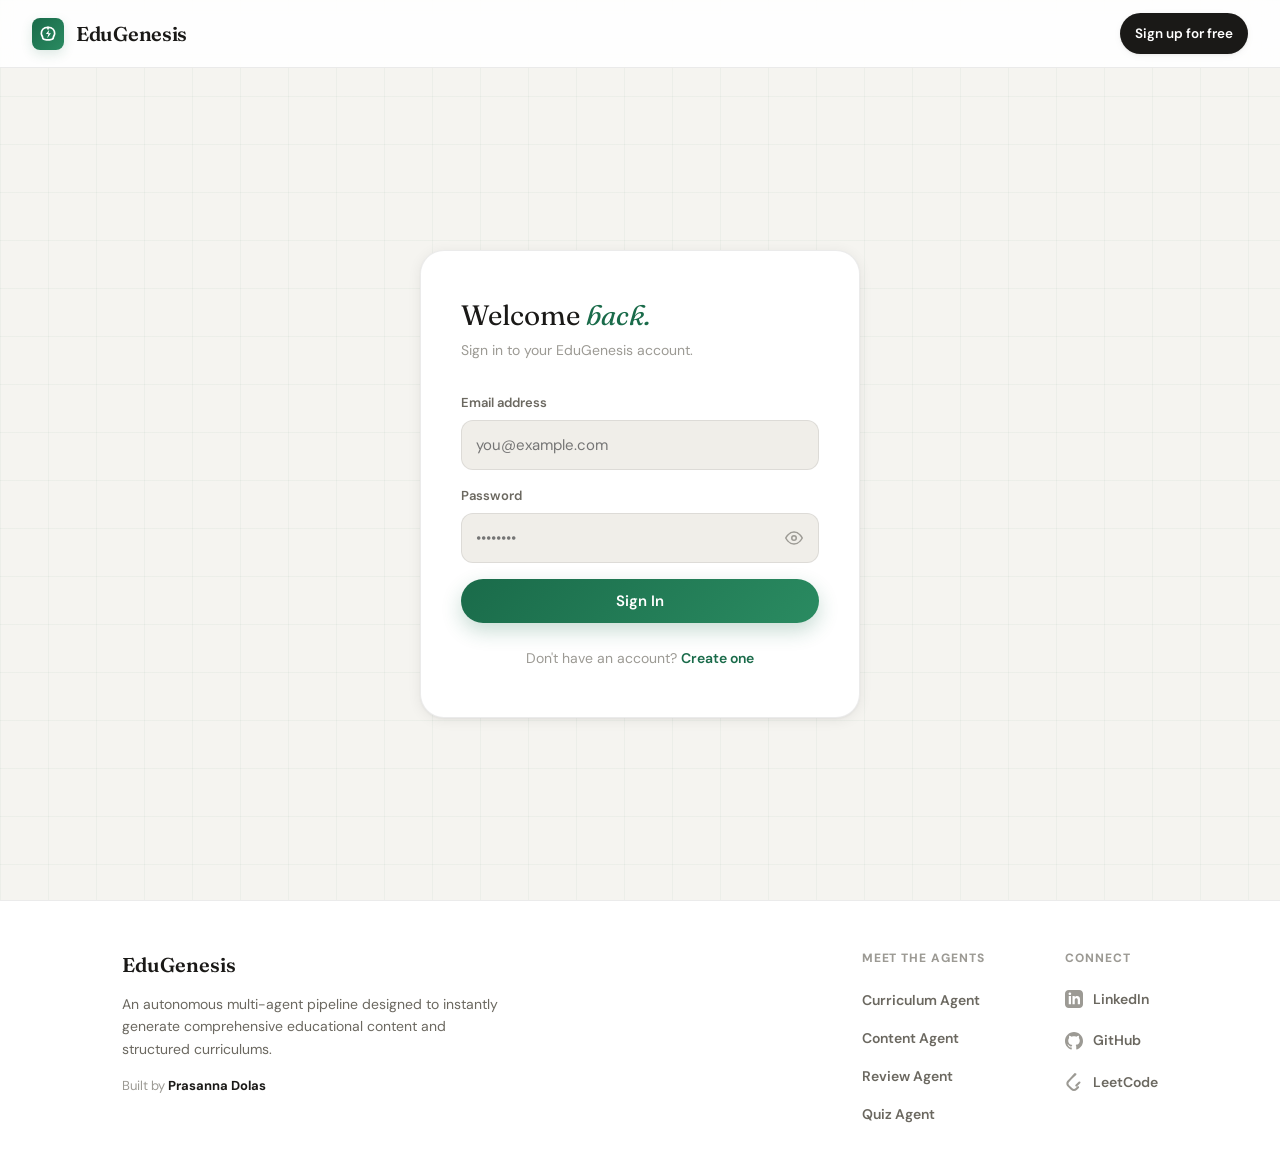
<file: static/login.html>
<!DOCTYPE html>
<html lang="en">
<head>
  <meta charset="UTF-8"/>
  <meta name="viewport" content="width=device-width, initial-scale=1.0"/>
  <title>EduGenesis — Sign In</title>
  <link rel="icon" type="image/svg+xml" href="data:image/svg+xml,<svg xmlns='http://www.w3.org/2000/svg' viewBox='0 0 24 24' fill='none' stroke='%231a6b4a' stroke-width='2.5' stroke-linecap='round' stroke-linejoin='round'><path d='M12 2L2 7l10 5 10-5-10-5zM2 17l10 5 10-5M2 12l10 5 10-5'/></svg>">
  <link rel="preconnect" href="https://fonts.googleapis.com"/>
  <link href="https://fonts.googleapis.com/css2?family=Fraunces:ital,wght@0,300;0,400;0,600;1,300&family=DM+Sans:wght@300;400;500;600;700&display=swap" rel="stylesheet"/>
  <link rel="stylesheet" href="/static/style.css">
  
  <style>
    body { background: var(--bg); }
    
    .auth-wrapper {
      display: flex;
      align-items: center;
      justify-content: center;
      min-height: calc(100vh - 68px); 
      padding: 40px 24px;
    }

    .auth-card {
      position: relative;
      z-index: 1;
      background: var(--surface);
      border: 1px solid var(--border);
      border-radius: var(--radius-xl);
      padding: 48px 40px;
      width: 100%;
      max-width: 440px;
      box-shadow: var(--shadow-card);
      animation: cardIn 0.5s cubic-bezier(0.22,1,0.36,1) both;
    }
    @keyframes cardIn {
      from { opacity: 0; transform: translateY(24px) scale(0.97); }
      to   { opacity: 1; transform: translateY(0) scale(1); }
    }

    .card-heading { font-family: var(--font-display); font-size: 28px; font-weight: 400; line-height: 1.2; margin-bottom: 6px; }
    .card-heading em { font-style: italic; color: var(--accent); }
    .card-sub { font-size: 14px; color: var(--text-muted); margin-bottom: 32px; }

    .field { margin-bottom: 16px; }
    .field label { display: block; font-size: 13px; font-weight: 600; color: var(--text-secondary); margin-bottom: 6px; }
    .field input {
      width: 100%; padding: 12px 14px; background: var(--surface2);
      border: 1px solid var(--border); border-radius: var(--radius-md);
      color: var(--text-primary); font-family: var(--font-body); font-size: 15px;
      outline: none; transition: all var(--transition);
    }
    .field input:focus { border-color: var(--accent); box-shadow: 0 0 0 3px var(--accent-light); }

    .banner {
      display: none; padding: 12px 14px; border-radius: var(--radius-md);
      font-size: 13px; margin-bottom: 20px; align-items: center; gap: 8px; font-weight: 500;
    }
    .banner.error  { display: flex; background: var(--danger-light); color: var(--danger); border: 1px solid rgba(180,35,24,0.16); }
    .banner.success{ display: flex; background: var(--success-light); color: var(--success); border: 1px solid rgba(21,127,82,0.2); }

    .submit-btn {
      width: 100%; padding: 14px; background: linear-gradient(135deg, var(--accent), #2a8b61);
      color: #fff; border: none; border-radius: var(--radius-full);
      font-family: var(--font-body); font-size: 15px; font-weight: 600;
      cursor: pointer; transition: all var(--transition); margin-top: 8px;
    }
    .submit-btn:hover:not(:disabled) { box-shadow: 0 8px 20px rgba(26,107,74,0.24); transform: translateY(-1px); }
    .submit-btn:disabled { opacity: 0.6; cursor: not-allowed; }
    
    .spinner {
      display: none; width: 16px; height: 16px; border: 2px solid rgba(255,255,255,0.3);
      border-top-color: #fff; border-radius: 50%; animation: spin 0.7s linear infinite;
      vertical-align: middle; margin-right: 6px;
    }
    .submit-btn.loading .spinner { display: inline-block; }
    @keyframes spin { to { transform: rotate(360deg); } }

    .card-footer { text-align: center; font-size: 14px; color: var(--text-muted); margin-top: 24px; }
    .card-footer a { color: var(--accent); text-decoration: none; font-weight: 600; transition: color var(--transition); }
    .card-footer a:hover { color: #114a33; }

    /* Password Toggle Styles */
    .password-wrapper {
      position: relative;
      display: flex;
      align-items: center;
    }
    
    .password-wrapper input {
      padding-right: 40px; 
    }
    
    .password-toggle {
      position: absolute;
      right: 12px;
      background: none;
      border: none;
      color: var(--text-muted);
      cursor: pointer;
      display: flex;
      align-items: center;
      justify-content: center;
      padding: 4px;
      transition: color var(--transition);
      outline: none;
    }
    
    .password-toggle:hover, .password-toggle:focus {
      color: var(--accent); 
    }
  </style>
</head>
<body>

<div class="app">
  <main class="main">
    
    <div class="topbar">
      <div class="topbar-left" style="cursor: pointer;" onclick="window.location.href='/'">
        <div class="brand-icon">
         <svg viewBox="0 0 24 24" width="20" height="20" fill="none" stroke="currentColor" stroke-width="2" stroke-linecap="round" stroke-linejoin="round">
            <path d="M12 4 C 6 4 4 8 4 11.5 C 4 13.5 5.5 14.5 5.5 16 C 5.5 18 7.5 19 10 19 L 14 19 C 16.5 19 18.5 18 18.5 16 C 18.5 14.5 20 13.5 20 11.5 C 20 8 18 4 12 4 Z" />
            <path d="M12 4 V 6" />
            <path d="M13.5 7 L 9.5 12 H 12.5 L 11 17 L 15.5 11 H 12.5 Z" fill="currentColor" stroke="none" />
          </svg>
        </div>
        <span class="topbar-title">EduGenesis</span>
      </div>

      <div class="topbar-actions">
        <button class="btn btn-primary" onclick="window.location.href='/register'">Sign up for free</button>
      </div>
    </div>

    <div class="auth-wrapper">
      <div class="auth-card">
        <h1 class="card-heading">Welcome <em>back.</em></h1>
        <p class="card-sub">Sign in to your EduGenesis account.</p>

        <div class="banner" id="banner">
          <svg viewBox="0 0 20 20" fill="currentColor" width="16" height="16">
            <path fill-rule="evenodd" d="M18 10a8 8 0 11-16 0 8 8 0 0116 0zm-7 4a1 1 0 11-2 0 1 1 0 012 0zm-1-9a1 1 0 00-1 1v4a1 1 0 102 0V6a1 1 0 00-1-1z" clip-rule="evenodd"/>
          </svg>
          <span id="banner-msg"></span>
        </div>

        <div class="field">
          <label for="login-email">Email address</label>
          <input type="email" id="login-email" placeholder="you@example.com" autocomplete="email"/>
        </div>
       <div class="field">
          <label for="login-password">Password</label>
          <div class="password-wrapper">
            <input type="password" id="login-password" placeholder="••••••••" autocomplete="current-password"/>
            <button type="button" class="password-toggle" onclick="togglePasswordVisibility()" aria-label="Toggle password visibility" tabindex="-1">
              <svg id="eye-icon" viewBox="0 0 24 24" width="18" height="18" fill="none" stroke="currentColor" stroke-width="2" stroke-linecap="round" stroke-linejoin="round">
                <path d="M1 12s4-8 11-8 11 8 11 8-4 8-11 8-11-8-11-8z"></path>
                <circle cx="12" cy="12" r="3"></circle>
              </svg>
            </button>
          </div>
        </div>
        
        <button class="submit-btn" id="login-btn" onclick="handleLogin()">
          <span class="spinner"></span>
          <span class="btn-text">Sign In</span>
        </button>

        <div class="card-footer">
          Don't have an account? <a href="/register">Create one</a>
        </div>
      </div>
    </div>

    <footer class="app-footer">
      <div class="footer-container">
        
        <div class="footer-col">
          <div class="footer-brand">EduGenesis</div>
          <p class="footer-desc">An autonomous multi-agent pipeline designed to instantly generate comprehensive educational content and structured curriculums.</p>
          <div class="footer-credit">Built by <strong>Prasanna Dolas</strong></div>
        </div>

        <div class="footer-col">
          <h3 class="footer-heading">Meet the Agents</h3>
          <ul class="footer-list">
            <li><button class="footer-link" onclick="window.location.href='/'">Curriculum Agent</button></li>
            <li><button class="footer-link" onclick="window.location.href='/'">Content Agent</button></li>
            <li><button class="footer-link" onclick="window.location.href='/'">Review Agent</button></li>
            <li><button class="footer-link" onclick="window.location.href='/'">Quiz Agent</button></li>
          </ul>
        </div>

        <div class="footer-col">
          <h3 class="footer-heading">Connect</h3>
          <ul class="footer-list">
            <li>
              <a href="https://www.linkedin.com/in/prasanna-dolas-b872aa328/" class="footer-link" target="_blank" rel="noopener">
                <svg viewBox="0 0 24 24" width="18" height="18" fill="currentColor"><path d="M19 0h-14c-2.761 0-5 2.239-5 5v14c0 2.761 2.239 5 5 5h14c2.762 0 5-2.239 5-5v-14c0-2.761-2.238-5-5-5zm-11 19h-3v-11h3v11zm-1.5-12.268c-.966 0-1.75-.79-1.75-1.764s.784-1.764 1.75-1.764 1.75.79 1.75 1.764-.783 1.764-1.75 1.764zm13.5 12.268h-3v-5.604c0-3.368-4-3.113-4 0v5.604h-3v-11h3v1.765c1.396-2.586 7-2.777 7 2.476v6.759z"/></svg>
                LinkedIn
              </a>
            </li>
            <li>
              <a href="https://github.com/prasannadolas" class="footer-link" target="_blank" rel="noopener">
                <svg viewBox="0 0 24 24" width="18" height="18" fill="currentColor"><path d="M12 0c-6.626 0-12 5.373-12 12 0 5.302 3.438 9.8 8.207 11.387.599.111.793-.261.793-.577v-2.234c-3.338.726-4.033-1.416-4.033-1.416-.546-1.387-1.333-1.756-1.333-1.756-1.089-.745.083-.729.083-.729 1.205.084 1.839 1.237 1.839 1.237 1.07 1.834 2.807 1.304 3.492.997.107-.775.418-1.305.762-1.604-2.665-.305-5.467-1.334-5.467-5.931 0-1.311.469-2.381 1.236-3.221-.124-.303-.535-1.524.117-3.176 0 0 1.008-.322 3.301 1.23.957-.266 1.983-.399 3.003-.404 1.02.005 2.047.138 3.006.404 2.291-1.552 3.297-1.23 3.297-1.23.653 1.653.242 2.874.118 3.176.77.84 1.235 1.911 1.235 3.221 0 4.609-2.807 5.624-5.479 5.921.43.372.823 1.102.823 2.222v3.293c0 .319.192.694.801.576 4.765-1.589 8.199-6.086 8.199-11.386 0-6.627-5.373-12-12-12z"/></svg>
                GitHub
              </a>
            </li>
            <li>
              <a href="https://leetcode.com/u/prasannadolas/" class="footer-link" target="_blank" rel="noopener">
                <svg viewBox="0 0 24 24" width="18" height="18" fill="currentColor"><path d="M13.483 0a1.374 1.374 0 0 0-.961.438L7.116 6.226l-3.854 4.126a5.266 5.266 0 0 0-1.209 2.104 5.35 5.35 0 0 0-.125.513 5.527 5.527 0 0 0 .062 2.362 5.83 5.83 0 0 0 .349 1.017 5.939 5.939 0 0 0 1.271 1.818l4.277 4.193.039.038c2.248 2.165 5.852 2.133 8.063-.074l2.396-2.392c.54-.54.54-1.414.003-1.955a1.378 1.378 0 0 0-1.951-.003l-2.396 2.392a3.021 3.021 0 0 1-4.205.038l-.02-.019-4.276-4.193c-.652-.64-.972-1.469-.948-2.263a2.68 2.68 0 0 1 .066-.523 2.545 2.545 0 0 1 .619-1.164L9.13 8.114l5.7-5.541a1.377 1.377 0 0 0-.03-1.957 1.373 1.373 0 0 0-1.317-.178zm5.72 11.232a1.374 1.374 0 0 0-.961.438l-4.102 4.103a1.377 1.377 0 0 0 0 1.952 1.377 1.377 0 0 0 1.951 0l4.102-4.103a1.377 1.377 0 0 0 0-1.952 1.374 1.374 0 0 0-.99-.438z"/></svg>
                LeetCode
              </a>
            </li>
          </ul>    
        </div>
        
      </div>
    </footer>
  </main>
</div>

<script>
const API = "https://ai-course-creator-no1b.onrender.com"; 

function showBanner(msg, type = "error") {
  const el = document.getElementById("banner");
  el.className = `banner ${type}`;
  document.getElementById("banner-msg").textContent = msg;
}
function hideBanner() { document.getElementById("banner").className = "banner"; }
function setLoading(loading) {
  const btn = document.getElementById("login-btn");
  btn.disabled = loading;
  btn.classList.toggle("loading", loading);
}

async function handleLogin() {
  hideBanner();
  const email    = document.getElementById("login-email").value.trim();
  const password = document.getElementById("login-password").value;

  if (!email || !password) {
    showBanner("Please fill in all fields.");
    return;
  }

  setLoading(true);
  try {
    const res  = await fetch(`${API}/auth/login`, {
      method: "POST",
      headers: { "Content-Type": "application/json" },
      body: JSON.stringify({ email, password })
    });
    const data = await res.json();

    if (!data.ok) {
      showBanner(data.error || "Login failed.");
      return;
    }

    localStorage.setItem("orchestrai_token", data.token);
    localStorage.setItem("orchestrai_user",  JSON.stringify(data.user));

    showBanner("Signed in! Redirecting…", "success");
    setTimeout(() => { window.location.href = "/"; }, 800);

  } catch (e) {
    showBanner("Network error — is the server running?");
  } finally {
    setLoading(false);
  }
}

if (localStorage.getItem("orchestrai_token")) {
    window.location.href = "/";
}

document.addEventListener("keydown", e => {
  if (e.key === "Enter") handleLogin();
});


function togglePasswordVisibility() {
  const input = document.getElementById("login-password");
  const icon = document.getElementById("eye-icon");

  if (input.type === "password") {
    input.type = "text";

    icon.innerHTML = `
      <path d="M17.94 17.94A10.07 10.07 0 0 1 12 20c-7 0-11-8-11-8a18.45 18.45 0 0 1 5.06-5.94M9.9 4.24A9.12 9.12 0 0 1 12 4c7 0 11 8 11 8a18.5 18.5 0 0 1-2.16 3.19m-6.72-1.07a3 3 0 1 1-4.24-4.24"></path>
      <line x1="1" y1="1" x2="23" y2="23"></line>
    `;
  } else {
    input.type = "password";

    icon.innerHTML = `
      <path d="M1 12s4-8 11-8 11 8 11 8-4 8-11 8-11-8-11-8z"></path>
      <circle cx="12" cy="12" r="3"></circle>
    `;
  }
}
</script>
</body>
</html>
</file>
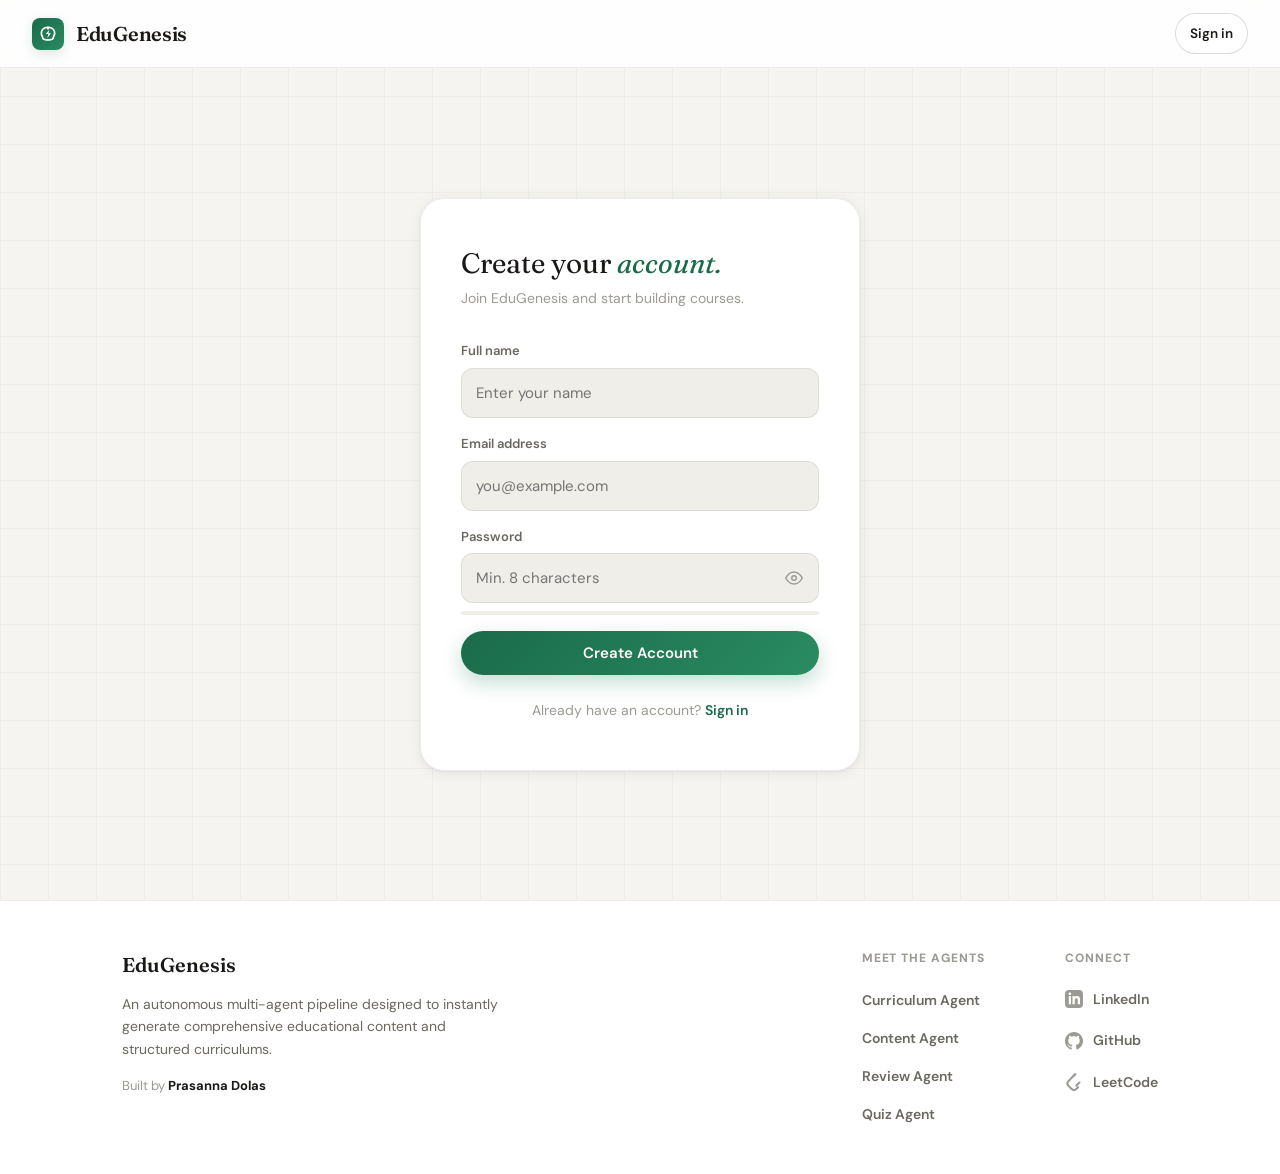
<file: static/register.html>
<!DOCTYPE html>
<html lang="en">
<head>
  <meta charset="UTF-8"/>
  <meta name="viewport" content="width=device-width, initial-scale=1.0"/>
  <title>EduGenesis — Create Account</title>
  <link rel="icon" type="image/svg+xml" href="data:image/svg+xml,<svg xmlns='http://www.w3.org/2000/svg' viewBox='0 0 24 24' fill='none' stroke='%231a6b4a' stroke-width='2.5' stroke-linecap='round' stroke-linejoin='round'><path d='M12 2L2 7l10 5 10-5-10-5zM2 17l10 5 10-5M2 12l10 5 10-5'/></svg>">
  <link rel="preconnect" href="https://fonts.googleapis.com"/>
  <link href="https://fonts.googleapis.com/css2?family=Fraunces:ital,wght@0,300;0,400;0,600;1,300&family=DM+Sans:wght@300;400;500;600;700&display=swap" rel="stylesheet"/>
  <link rel="stylesheet" href="/static/style.css">
  
  <style>
    body { background: var(--bg); }
    
    .auth-wrapper {
      display: flex;
      align-items: center;
      justify-content: center;
      min-height: calc(100vh - 68px); 
      padding: 40px 24px;
    }
    
    .auth-card {
      position: relative;
      z-index: 1;
      background: var(--surface);
      border: 1px solid var(--border);
      border-radius: var(--radius-xl);
      padding: 48px 40px;
      width: 100%;
      max-width: 440px;
      box-shadow: var(--shadow-card);
      animation: cardIn 0.5s cubic-bezier(0.22,1,0.36,1) both;
    }
    @keyframes cardIn {
      from { opacity: 0; transform: translateY(24px) scale(0.97); }
      to   { opacity: 1; transform: translateY(0) scale(1); }
    }

    .card-heading { font-family: var(--font-display); font-size: 28px; font-weight: 400; line-height: 1.2; margin-bottom: 6px; }
    .card-heading em { font-style: italic; color: var(--accent); }
    .card-sub { font-size: 14px; color: var(--text-muted); margin-bottom: 32px; }

    .field { margin-bottom: 16px; }
    .field label { display: block; font-size: 13px; font-weight: 600; color: var(--text-secondary); margin-bottom: 6px; }
    .field input {
      width: 100%; padding: 12px 14px; background: var(--surface2);
      border: 1px solid var(--border); border-radius: var(--radius-md);
      color: var(--text-primary); font-family: var(--font-body); font-size: 15px;
      outline: none; transition: all var(--transition);
    }
    .field input:focus { border-color: var(--accent); box-shadow: 0 0 0 3px var(--accent-light); }

    /* Password strength */
    .strength-bar { height: 4px; background: var(--surface2); border-radius: 2px; margin-top: 8px; overflow: hidden; }
    .strength-fill { height: 100%; border-radius: 2px; width: 0%; transition: all 0.3s ease; }
    .strength-label { font-size: 12px; font-weight: 600; margin-top: 6px; }

    .banner {
      display: none; padding: 12px 14px; border-radius: var(--radius-md);
      font-size: 13px; margin-bottom: 20px; align-items: center; gap: 8px; font-weight: 500;
    }
    .banner.error  { display: flex; background: var(--danger-light); color: var(--danger); border: 1px solid rgba(180,35,24,0.16); }
    .banner.success{ display: flex; background: var(--success-light); color: var(--success); border: 1px solid rgba(21,127,82,0.2); }

    .submit-btn {
      width: 100%; padding: 14px; background: linear-gradient(135deg, var(--accent), #2a8b61);
      color: #fff; border: none; border-radius: var(--radius-full);
      font-family: var(--font-body); font-size: 15px; font-weight: 600;
      cursor: pointer; transition: all var(--transition); margin-top: 8px;
    }
    .submit-btn:hover:not(:disabled) { box-shadow: 0 8px 20px rgba(26,107,74,0.24); transform: translateY(-1px); }
    .submit-btn:disabled { opacity: 0.6; cursor: not-allowed; }
    
    .spinner {
      display: none; width: 16px; height: 16px; border: 2px solid rgba(255,255,255,0.3);
      border-top-color: #fff; border-radius: 50%; animation: spin 0.7s linear infinite;
      vertical-align: middle; margin-right: 6px;
    }
    .submit-btn.loading .spinner { display: inline-block; }
    @keyframes spin { to { transform: rotate(360deg); } }

    .card-footer { text-align: center; font-size: 14px; color: var(--text-muted); margin-top: 24px; }
    .card-footer a { color: var(--accent); text-decoration: none; font-weight: 600; transition: color var(--transition); }
    .card-footer a:hover { color: #114a33; }

    /* Password Toggle Styles */
    .password-wrapper {
      position: relative;
      display: flex;
      align-items: center;
    }
    
    .password-wrapper input {
      padding-right: 40px;
    }
    
    .password-toggle {
      position: absolute;
      right: 12px;
      background: none;
      border: none;
      color: var(--text-muted);
      cursor: pointer;
      display: flex;
      align-items: center;
      justify-content: center;
      padding: 4px;
      transition: color var(--transition);
      outline: none;
    }
    
    .password-toggle:hover, .password-toggle:focus {
      color: var(--accent); 
    }

  </style>
</head>
<body>

<div class="app">
  <main class="main">
    
    <div class="topbar">
      <div class="topbar-left" style="cursor: pointer;" onclick="window.location.href='/'">
        <div class="brand-icon">
         <svg viewBox="0 0 24 24" width="20" height="20" fill="none" stroke="currentColor" stroke-width="2" stroke-linecap="round" stroke-linejoin="round">
            <path d="M12 4 C 6 4 4 8 4 11.5 C 4 13.5 5.5 14.5 5.5 16 C 5.5 18 7.5 19 10 19 L 14 19 C 16.5 19 18.5 18 18.5 16 C 18.5 14.5 20 13.5 20 11.5 C 20 8 18 4 12 4 Z" />
            <path d="M12 4 V 6" />
            <path d="M13.5 7 L 9.5 12 H 12.5 L 11 17 L 15.5 11 H 12.5 Z" fill="currentColor" stroke="none" />
          </svg>
        </div>
        <span class="topbar-title">EduGenesis</span>
      </div>

      <div class="topbar-actions">
        <button class="btn btn-secondary" onclick="window.location.href='/login'">Sign in</button>
      </div>
    </div>

    <div class="auth-wrapper">
      <div class="auth-card">
        <h1 class="card-heading">Create your <em>account.</em></h1>
        <p class="card-sub">Join EduGenesis and start building courses.</p>

        <div class="banner" id="banner">
          <svg viewBox="0 0 20 20" fill="currentColor" width="16" height="16">
            <path fill-rule="evenodd" d="M18 10a8 8 0 11-16 0 8 8 0 0116 0zm-7 4a1 1 0 11-2 0 1 1 0 012 0zm-1-9a1 1 0 00-1 1v4a1 1 0 102 0V6a1 1 0 00-1-1z" clip-rule="evenodd"/>
          </svg>
          <span id="banner-msg"></span>
        </div>

        <div class="field">
          <label for="reg-name">Full name</label>
          <input type="text" id="reg-name" placeholder="Enter your name" autocomplete="name"/>
        </div>
        <div class="field">
          <label for="reg-email">Email address</label>
          <input type="email" id="reg-email" placeholder="you@example.com" autocomplete="email"/>
        </div>
        <div class="field">
          <label for="reg-password">Password</label>
          <div class="password-wrapper">
            <input type="password" id="reg-password" placeholder="Min. 8 characters" autocomplete="new-password" oninput="updateStrength(this.value)"/>
            <button type="button" class="password-toggle" onclick="togglePasswordVisibility()" aria-label="Toggle password visibility" tabindex="-1">
              <svg id="eye-icon" viewBox="0 0 24 24" width="18" height="18" fill="none" stroke="currentColor" stroke-width="2" stroke-linecap="round" stroke-linejoin="round">
                <path d="M1 12s4-8 11-8 11 8 11 8-4 8-11 8-11-8-11-8z"></path>
                <circle cx="12" cy="12" r="3"></circle>
              </svg>
            </button>
          </div>
          <div class="strength-bar"><div class="strength-fill" id="strength-fill"></div></div>
          <div class="strength-label" id="strength-label"></div>
        </div>
        
        <button class="submit-btn" id="register-btn" onclick="handleRegister()">
          <span class="spinner"></span>
          <span class="btn-text">Create Account</span>
        </button>

        <div class="card-footer">
          Already have an account? <a href="/login">Sign in</a>
        </div>
      </div>
    </div>

    <footer class="app-footer">
      <div class="footer-container">
        
        <div class="footer-col">
          <div class="footer-brand">EduGenesis</div>
          <p class="footer-desc">An autonomous multi-agent pipeline designed to instantly generate comprehensive educational content and structured curriculums.</p>
          <div class="footer-credit">Built by <strong>Prasanna Dolas</strong></div>
        </div>

        <div class="footer-col">
          <h3 class="footer-heading">Meet the Agents</h3>
          <ul class="footer-list">
            <li><button class="footer-link" onclick="window.location.href='/'">Curriculum Agent</button></li>
            <li><button class="footer-link" onclick="window.location.href='/'">Content Agent</button></li>
            <li><button class="footer-link" onclick="window.location.href='/'">Review Agent</button></li>
            <li><button class="footer-link" onclick="window.location.href='/'">Quiz Agent</button></li>
          </ul>
        </div>

        <div class="footer-col">
          <h3 class="footer-heading">Connect</h3>
          <ul class="footer-list">
            <li>
              <a href="https://www.linkedin.com/in/prasanna-dolas-b872aa328/" class="footer-link" target="_blank" rel="noopener">
                <svg viewBox="0 0 24 24" width="18" height="18" fill="currentColor"><path d="M19 0h-14c-2.761 0-5 2.239-5 5v14c0 2.761 2.239 5 5 5h14c2.762 0 5-2.239 5-5v-14c0-2.761-2.238-5-5-5zm-11 19h-3v-11h3v11zm-1.5-12.268c-.966 0-1.75-.79-1.75-1.764s.784-1.764 1.75-1.764 1.75.79 1.75 1.764-.783 1.764-1.75 1.764zm13.5 12.268h-3v-5.604c0-3.368-4-3.113-4 0v5.604h-3v-11h3v1.765c1.396-2.586 7-2.777 7 2.476v6.759z"/></svg>
                LinkedIn
              </a>
            </li>
            <li>
              <a href="https://github.com/prasannadolas" class="footer-link" target="_blank" rel="noopener">
                <svg viewBox="0 0 24 24" width="18" height="18" fill="currentColor"><path d="M12 0c-6.626 0-12 5.373-12 12 0 5.302 3.438 9.8 8.207 11.387.599.111.793-.261.793-.577v-2.234c-3.338.726-4.033-1.416-4.033-1.416-.546-1.387-1.333-1.756-1.333-1.756-1.089-.745.083-.729.083-.729 1.205.084 1.839 1.237 1.839 1.237 1.07 1.834 2.807 1.304 3.492.997.107-.775.418-1.305.762-1.604-2.665-.305-5.467-1.334-5.467-5.931 0-1.311.469-2.381 1.236-3.221-.124-.303-.535-1.524.117-3.176 0 0 1.008-.322 3.301 1.23.957-.266 1.983-.399 3.003-.404 1.02.005 2.047.138 3.006.404 2.291-1.552 3.297-1.23 3.297-1.23.653 1.653.242 2.874.118 3.176.77.84 1.235 1.911 1.235 3.221 0 4.609-2.807 5.624-5.479 5.921.43.372.823 1.102.823 2.222v3.293c0 .319.192.694.801.576 4.765-1.589 8.199-6.086 8.199-11.386 0-6.627-5.373-12-12-12z"/></svg>
                GitHub
              </a>
            </li>
            <li>
              <a href="https://leetcode.com/u/prasannadolas/" class="footer-link" target="_blank" rel="noopener">
                <svg viewBox="0 0 24 24" width="18" height="18" fill="currentColor"><path d="M13.483 0a1.374 1.374 0 0 0-.961.438L7.116 6.226l-3.854 4.126a5.266 5.266 0 0 0-1.209 2.104 5.35 5.35 0 0 0-.125.513 5.527 5.527 0 0 0 .062 2.362 5.83 5.83 0 0 0 .349 1.017 5.939 5.939 0 0 0 1.271 1.818l4.277 4.193.039.038c2.248 2.165 5.852 2.133 8.063-.074l2.396-2.392c.54-.54.54-1.414.003-1.955a1.378 1.378 0 0 0-1.951-.003l-2.396 2.392a3.021 3.021 0 0 1-4.205.038l-.02-.019-4.276-4.193c-.652-.64-.972-1.469-.948-2.263a2.68 2.68 0 0 1 .066-.523 2.545 2.545 0 0 1 .619-1.164L9.13 8.114l5.7-5.541a1.377 1.377 0 0 0-.03-1.957 1.373 1.373 0 0 0-1.317-.178zm5.72 11.232a1.374 1.374 0 0 0-.961.438l-4.102 4.103a1.377 1.377 0 0 0 0 1.952 1.377 1.377 0 0 0 1.951 0l4.102-4.103a1.377 1.377 0 0 0 0-1.952 1.374 1.374 0 0 0-.99-.438z"/></svg>
                LeetCode
              </a>
            </li>
          </ul>    
        </div>
        
      </div>
    </footer>
  </main>
</div>

<script>
const API = "https://ai-course-creator-no1b.onrender.com"; 

function showBanner(msg, type = "error") {
  const el = document.getElementById("banner");
  el.className = `banner ${type}`;
  document.getElementById("banner-msg").textContent = msg;
}
function hideBanner() { document.getElementById("banner").className = "banner"; }
function setLoading(loading) {
  const btn = document.getElementById("register-btn");
  btn.disabled = loading;
  btn.classList.toggle("loading", loading);
}

function updateStrength(val) {
  const fill = document.getElementById("strength-fill");
  const label = document.getElementById("strength-label");
  let score = 0;
  if (val.length >= 8) score++;
  if (/[A-Z]/.test(val)) score++;
  if (/[0-9]/.test(val)) score++;
  if (/[^A-Za-z0-9]/.test(val)) score++;

  const levels = [
    { pct: "0%",   color: "var(--surface2)", text: "" },
    { pct: "25%",  color: "var(--danger)",   text: "Weak" },
    { pct: "50%",  color: "var(--warn)",     text: "Fair" },
    { pct: "75%",  color: "var(--success)",  text: "Good" },
    { pct: "100%", color: "var(--accent)",   text: "Strong ✓" },
  ];
  const lvl = levels[score] || levels[0];
  fill.style.width = lvl.pct;
  fill.style.background = lvl.color;
  label.textContent = lvl.text;
  label.style.color = lvl.color;
}

async function handleRegister() {
  hideBanner();
  const full_name = document.getElementById("reg-name").value.trim();
  const email     = document.getElementById("reg-email").value.trim();
  const password  = document.getElementById("reg-password").value;

  if (!full_name || !email || !password) {
    showBanner("Please fill in all fields.");
    return;
  }

  setLoading(true);
  try {
    const res  = await fetch(`${API}/auth/register`, {
      method: "POST",
      headers: { "Content-Type": "application/json" },
      body: JSON.stringify({ full_name, email, password })
    });
    const data = await res.json();

    if (!data.ok) {
      showBanner(data.error || "Registration failed.");
      return;
    }

    showBanner("Account created! Signing you in…", "success");

    setTimeout(async () => {
      const lRes  = await fetch(`${API}/auth/login`, {
        method: "POST",
        headers: { "Content-Type": "application/json" },
        body: JSON.stringify({ email, password })
      });
      const lData = await lRes.json();
      if (lData.ok) {
        localStorage.setItem("orchestrai_token", lData.token);
        localStorage.setItem("orchestrai_user",  JSON.stringify(lData.user));
        window.location.href = "/";
      }
    }, 1000);

  } catch (e) {
    showBanner("Network error — is the server running?");
  } finally {
    setLoading(false);
  }
}

if (localStorage.getItem("orchestrai_token")) {
    window.location.href = "/";
}

document.addEventListener("keydown", e => {
  if (e.key === "Enter") handleRegister();
});


function togglePasswordVisibility() {
  const input = document.getElementById("reg-password");
  const icon = document.getElementById("eye-icon");

  if (input.type === "password") {
    input.type = "text";
    icon.innerHTML = `
      <path d="M17.94 17.94A10.07 10.07 0 0 1 12 20c-7 0-11-8-11-8a18.45 18.45 0 0 1 5.06-5.94M9.9 4.24A9.12 9.12 0 0 1 12 4c7 0 11 8 11 8a18.5 18.5 0 0 1-2.16 3.19m-6.72-1.07a3 3 0 1 1-4.24-4.24"></path>
      <line x1="1" y1="1" x2="23" y2="23"></line>
    `;
  } else {
    input.type = "password";
    icon.innerHTML = `
      <path d="M1 12s4-8 11-8 11 8 11 8-4 8-11 8-11-8-11-8z"></path>
      <circle cx="12" cy="12" r="3"></circle>
    `;
  }
}
</script>
</body>
</html>
</file>
<file: static/style.css>
:root {
  --bg: #f5f4f0;
  --surface: #ffffff;
  --surface2: #f0eee9;
  --surface3: #ebe8e1;
  --border: rgba(0,0,0,0.08);
  --border-strong: rgba(0,0,0,0.14);
  --text-primary: #1a1917;
  --text-secondary: #6b6860;
  --text-muted: #9c9a94;
  --accent: #1a6b4a;
  --accent-light: #e8f4ee;
  --accent2: #7c5cbf;
  --accent2-light: #f0ebfb;
  --warn: #c86b1a;
  --warn-light: #fbf0e8;
  --danger: #b42318;
  --danger-light: #fdecec;
  --success: #157f52;
  --success-light: #e8f7ef;
  --radius-sm: 8px;
  --radius-md: 12px;
  --radius-lg: 18px;
  --radius-xl: 24px;
  --radius-full: 999px;
  --shadow: 0 1px 3px rgba(0,0,0,0.06), 0 2px 8px rgba(0,0,0,0.04);
  --shadow-card: 0 2px 14px rgba(0,0,0,0.07), 0 1px 3px rgba(0,0,0,0.05);
  --font-display: 'Fraunces', Georgia, serif;
  --font-body: 'DM Sans', system-ui, sans-serif;
  --transition: 0.2s cubic-bezier(0.4, 0, 0.2, 1);
}

*, *::before, *::after { box-sizing: border-box; margin: 0; padding: 0; }

body {
  font-family: var(--font-body);
  background: var(--bg); /* Cleaned up to match the login page */
  color: var(--text-primary);
  min-height: 100vh;
  font-size: 15px;
  line-height: 1.6;
  -webkit-font-smoothing: antialiased;
}

/* ── Animated background grid ──────────────────────────────── */
body::before {
  content: '';
  position: fixed;
  inset: 0;
  background-image:
    linear-gradient(rgba(26,107,74,0.04) 1px, transparent 1px),
    linear-gradient(90deg, rgba(26,107,74,0.04) 1px, transparent 1px);
  background-size: 48px 48px;
  animation: gridDrift 20s linear infinite;
  pointer-events: none;
  z-index: 0;
}
@keyframes gridDrift {
  0%   { background-position: 0 0; }
  100% { background-position: 48px 48px; }
}


button, input, textarea, select { font: inherit; }

.app { 
  display: flex; 
  min-height: 100vh; 
  position: relative; /* Add this */
  z-index: 1;         /* Add this */
}
.main { flex: 1; min-width: 0; display: flex; flex-direction: column; }

/* ── TOP BAR ── */
.topbar {
  background: rgba(255, 255, 255, 0.88);
  backdrop-filter: blur(12px);
  -webkit-backdrop-filter: blur(12px);
  border-bottom: 1px solid var(--border);
  padding: 0 32px;
  height: 68px;
  display: flex;
  align-items: center;
  justify-content: space-between;
  position: sticky;
  top: 0;
  z-index: 50;
  transition: all 0.3s cubic-bezier(0.4, 0, 0.2, 1);
}

.topbar.scrolled {
  box-shadow: 0 4px 24px rgba(0, 0, 0, 0.04);
}

.topbar-left {
  display: flex;
  align-items: center;
  gap: 12px;
  flex: 1;
}

.brand-icon {
  width: 32px;
  height: 32px;
  border-radius: 8px;
  background: linear-gradient(135deg, var(--accent), #2a8b61);
  color: white;
  display: flex;
  align-items: center;
  justify-content: center;
  box-shadow: 0 4px 12px rgba(26,107,74,0.15);
}

.topbar-title {
  font-family: var(--font-display);
  font-size: 20px;
  font-weight: 600;
  color: var(--text-primary);
  letter-spacing: -0.3px;
}

.topbar-nav {
  display: flex;
  align-items: center;
  gap: 24px;
  flex: 1;
  justify-content: center;
}

.nav-link {
  text-decoration: none;
  font-size: 14px;
  font-weight: 600;
  color: var(--text-muted);
  transition: color var(--transition);
  position: relative;
}

.nav-link:hover, .nav-link.active {
  color: var(--text-primary);
}

.nav-link.active::after {
  content: '';
  position: absolute;
  bottom: -24px;
  left: 0;
  right: 0;
  height: 2px;
  background: var(--accent);
  border-radius: 2px 2px 0 0;
}

.topbar-actions {
  display: flex;
  align-items: center;
  justify-content: flex-end;
  gap: 16px;
  flex: 1;
}

.btn {
  display: inline-flex;
  align-items: center;
  justify-content: center;
  gap: 6px;
  padding: 9px 14px;
  font-size: 13.5px;
  font-weight: 600;
  border-radius: var(--radius-full);
  border: 1px solid var(--border-strong);
  background: rgba(255,255,255,0.6);
  color: var(--text-primary);
  cursor: pointer;
  transition: all var(--transition);
  white-space: nowrap;
  user-select: none;
}
.btn:hover { background: var(--surface2); border-color: rgba(0,0,0,0.2); transform: translateY(-1px); }
.btn:disabled { opacity: 0.55; cursor: not-allowed; transform: none; }
.btn-primary { background: var(--text-primary); color: white; border-color: transparent; box-shadow: var(--shadow); }
.btn-primary:hover { background: #333; }
.btn-secondary { background: var(--surface); }
.btn-danger { background: var(--danger-light); color: var(--danger); border-color: rgba(180,35,24,0.16); }

/* ── LAYOUT & PANELS ── */
.content {
  flex: 1;
  padding: 40px 32px;
  max-width: 1100px;
  margin: 0 auto;
  width: 100%;
}

.panel { display: none; }
.panel.active { display: block; }

.hero-card, .side-card, .empty-state, .summary-card, .filter-card, .course-card, .lesson-card, .quiz-card, .stage-card, .global-progress, .error-banner {
  background: rgba(255,255,255,0.92);
  border: 1px solid var(--border);
  border-radius: var(--radius-xl);
  box-shadow: var(--shadow-card);
}

/* ── CREATE HERO AREA ── */
.create-hero {
  text-align: center;
  padding: 48px 0 40px;
}

.hero-sparkles {
  display: flex;
  justify-content: center;
  gap: 4px;
  margin-bottom: 16px;
}
.sparkle {
  width: 10px; height: 10px; background: var(--accent2);
  clip-path: polygon(50% 0%,61% 35%,98% 35%,68% 57%,79% 91%,50% 70%,21% 91%,32% 57%,2% 35%,39% 35%);
  animation: twinkle 2s ease-in-out infinite;
}
.sparkle:nth-child(1) { animation-delay: 0s; transform: scale(1.4); }
.sparkle:nth-child(2) { animation-delay: 0.4s; transform: scale(0.8); }
.sparkle:nth-child(3) { animation-delay: 0.8s; transform: scale(1.1); }

@keyframes twinkle { 
  0%,100%{opacity:.5; transform:scale(1);} 
  50%{opacity:1; transform:scale(1.3);} 
}

.hero-title {
  font-family: var(--font-display);
  font-size: clamp(32px, 4vw, 46px);
  font-weight: 400;
  letter-spacing: -0.5px;
  color: var(--text-primary);
  margin-bottom: 8px;
}
.hero-title em { font-style: italic; color: var(--accent2); }

.hero-sub { 
  font-size: 15px;
  color: var(--text-secondary);
  white-space: nowrap; /* Forces it to stay on one perfect line on desktop */
  margin: 0 auto 32px auto; 
}

/* ── CREATE CARD (DESKTOP DEFAULT) ── */
.create-card {
  background: var(--surface);
  border: 1px solid var(--border-strong);
  border-radius: var(--radius-xl);
  padding: 20px;
  box-shadow: var(--shadow-card);
  max-width: 680px;
  margin: 0 auto 20px;
  transition: box-shadow var(--transition), border-color var(--transition);
}

.create-card:focus-within {
  box-shadow: 0 4px 24px rgba(0,0,0,0.1), 0 0 0 3px rgba(124,92,191,0.15);
  border-color: rgba(124,92,191,0.3);
}

.create-textarea {
  width: 100%;
  border: none;
  outline: none;
  font-family: var(--font-body);
  font-size: 16px;
  color: var(--text-primary);
  background: transparent;
  resize: vertical;
  min-height: 80px;
  max-height: 220px;
  line-height: 1.6;
}
.create-textarea::placeholder { color: var(--text-muted); }

.create-actions {
  display: flex;
  align-items: center;
  justify-content: space-between; 
  gap: 14px;
  margin-top: 16px;
  padding-top: 16px;
  border-top: 1px solid var(--border);
  flex-direction: row; 
}

.create-actions-left, .create-actions-right { 
  display: flex; 
  align-items: center; 
  gap: 10px; 
  width: auto; 
}

.audience-select {
  font-family: var(--font-body);
  font-size: 13.5px;
  padding: 8px 12px;
  border-radius: var(--radius-md);
  border: 1px solid var(--border);
  background: var(--surface2);
  color: var(--text-primary);
  cursor: pointer;
  outline: none;
  width: auto;
}

.submit-btn {
  width: 44px;
  height: 44px;
  border-radius: 50%; 
  border: none;
  background: linear-gradient(135deg, var(--accent), #2a8b61);
  color: white;
  cursor: pointer;
  display: flex;
  align-items: center;
  justify-content: center;
  transition: all var(--transition);
  box-shadow: 0 8px 20px rgba(26,107,74,0.24);
}
.submit-btn:hover { transform: translateY(-2px) scale(1.03); background: #155a3c; }
.submit-btn:disabled { opacity: 0.55; cursor: not-allowed; transform: none; box-shadow: none; }
.submit-btn svg { width: 18px; height: 18px; }

/* ── QUICK TOPICS ── */
.quick-topics {
  max-width: 680px;
  margin: 0 auto 48px;
  text-align: center;
}
.quick-topics-label {
  font-size: 12px;
  text-transform: uppercase;
  letter-spacing: 0.07em;
  color: var(--text-muted);
  font-weight: 600;
  margin-bottom: 12px;
}
.chips { display: flex; flex-wrap: wrap; gap: 8px; justify-content: center; }
.chip {
  padding: 6px 14px;
  border: 1px solid var(--border-strong);
  border-radius: var(--radius-full);
  font-size: 13px;
  color: var(--text-secondary);
  cursor: pointer;
  background: var(--surface);
  transition: all var(--transition);
}
.chip:hover { background: var(--text-primary); color: white; border-color: transparent; }

/* ── ERROR BANNER ── */
.error-banner {
  display: none;
  align-items: center;
  justify-content: space-between;
  gap: 14px;
  padding: 14px 16px;
  margin-top: 18px;
  background: linear-gradient(180deg, rgba(253,236,236,0.95), rgba(255,255,255,0.92));
  border-color: rgba(180,35,24,0.16);
  border-radius: var(--radius-xl);
}
.error-banner.visible { display: flex; }
.error-copy { min-width: 0; }
.error-title { font-weight: 700; color: var(--danger); margin-bottom: 2px; }
.error-sub { color: var(--text-secondary); font-size: 13px; }
.error-actions { display: flex; gap: 8px; flex-wrap: wrap; }

/* ── PIPELINE HEADER ── */
.pipeline-header {
  display: flex;
  align-items: center;
  gap: 14px;
  margin-bottom: 18px;
  padding-bottom: 18px;
  border-bottom: 1px solid var(--border);
}
.pipeline-back {
  width: 36px; height: 36px; border-radius: 50%;
  border: 1px solid var(--border); background: white; color: var(--text-secondary);
  cursor: pointer; display: flex; align-items: center; justify-content: center;
  transition: all var(--transition); flex-shrink: 0;
}
.pipeline-back:hover { background: var(--surface2); }
.pipeline-title-block { flex: 1; min-width: 0; }
.pipeline-course-title {
  font-family: var(--font-display);
  font-size: clamp(22px, 2.4vw, 30px);
  font-weight: 400;
  letter-spacing: -0.4px;
  margin-bottom: 2px;
}
.pipeline-subtitle { font-size: 13px; color: var(--text-muted); }
.pipeline-meta { display: flex; gap: 8px; flex-wrap: wrap; margin-top: 10px; }
.meta-badge {
  display: inline-flex; align-items: center; gap: 6px;
  padding: 6px 10px; border-radius: var(--radius-full);
  font-size: 12px; font-weight: 700;
  border: 1px solid var(--border);
  background: var(--surface2); color: var(--text-secondary);
}
.pipeline-badge {
  display: flex; align-items: center; gap: 8px;
  padding: 8px 12px; border-radius: var(--radius-full);
  font-size: 13px; font-weight: 700; flex-shrink: 0;
}
.pipeline-badge.running { background: var(--accent-light); color: var(--accent); }
.pipeline-badge.done { background: var(--surface2); color: var(--text-secondary); }
.pipeline-badge.stopped { background: var(--warn-light); color: var(--warn); }
.pipeline-badge.error { background: var(--danger-light); color: var(--danger); }
.pulse-dot {
  width: 8px; height: 8px; border-radius: 50%; background: var(--accent); animation: pulse 1.5s ease-in-out infinite;
}

/* ── GLOBAL PROGRESS ── */
.global-progress {
  padding: 16px 18px;
  margin-bottom: 18px;
  display: flex;
  align-items: center;
  gap: 18px;
}
.global-progress-info { flex: 1; min-width: 0; }
.global-progress-label { font-size: 13px; font-weight: 600; color: var(--text-primary); margin-bottom: 8px; }
.global-progress-bar { height: 7px; background: var(--surface2); border-radius: 999px; overflow: hidden; }
.global-progress-fill { height: 100%; background: linear-gradient(90deg, var(--accent), #2a8b61); border-radius: 999px; transition: width 0.45s ease; }
.global-progress-pct { font-size: 22px; font-weight: 700; color: var(--accent); font-family: var(--font-display); }

/* ── STAGES ROW ── */
.stages-row {
  display: grid;
  grid-template-columns: repeat(4, minmax(0, 1fr));
  gap: 12px;
  margin-bottom: 18px;
}
.stage-card {
  padding: 16px;
  position: relative;
  overflow: hidden;
  transition: all var(--transition);
  min-height: 112px;
}
.stage-card.active { border-color: var(--accent); box-shadow: 0 10px 24px rgba(26,107,74,0.08); }
.stage-card.done { border-color: rgba(26,107,74,0.18); }
.stage-card.pending { opacity: .72; }
.stage-indicator {
  width: 30px; height: 30px; border-radius: 50%;
  display: flex; align-items: center; justify-content: center;
  font-size: 12px; font-weight: 700; margin-bottom: 10px;
  transition: all var(--transition);
}
.stage-indicator.pending-ind { background: var(--surface2); color: var(--text-muted); }
.stage-indicator.active-ind { background: var(--accent); color: white; }
.stage-indicator.done-ind { background: var(--accent-light); color: var(--accent); }
.stage-name { font-size: 13px; font-weight: 700; color: var(--text-primary); margin-bottom: 3px; }
.stage-desc { font-size: 12px; color: var(--text-muted); line-height: 1.45; }

/* ── TOOLBAR & TABS ── */
.toolbar {
  display: flex;
  align-items: center;
  justify-content: space-between;
  gap: 10px;
  margin-bottom: 14px;
  flex-wrap: wrap;
}
.tabs {
  display: inline-flex;
  flex-wrap: wrap;
  gap: 8px;
  background: rgba(255,255,255,0.72);
  padding: 6px;
  border: 1px solid var(--border);
  border-radius: var(--radius-full);
  box-shadow: var(--shadow);
}
.tab-btn {
  border: none;
  background: transparent;
  color: var(--text-secondary);
  border-radius: var(--radius-full);
  padding: 8px 12px;
  cursor: pointer;
  font-weight: 700;
  font-size: 13px;
  transition: all var(--transition);
}
.tab-btn.active { background: var(--text-primary); color: white; }
.toolbar-right { display: flex; gap: 8px; flex-wrap: wrap; }
.view { display: none; }
.view.active { display: block; }

/* ── OVERVIEW TAB ── */
.overview-grid {
  display: grid;
  grid-template-columns: repeat(4, minmax(0, 1fr));
  gap: 12px;
  margin-bottom: 18px;
}
.summary-card { padding: 16px; min-height: 116px; }
.summary-icon {
  width: 36px; height: 36px; border-radius: 12px;
  display: grid; place-items: center;
  background: var(--surface2); margin-bottom: 12px; color: var(--text-primary);
}
.summary-value { font-size: 24px; font-weight: 800; letter-spacing: -0.4px; }
.summary-label { font-size: 12px; color: var(--text-muted); margin-top: 2px; }
.summary-note { font-size: 13px; color: var(--text-secondary); margin-top: 8px; }

.section-title {
  font-size: 11px; font-weight: 800; letter-spacing: 0.08em; text-transform: uppercase;
  color: var(--text-muted); margin-bottom: 12px;
}

/* ── SYLLABUS & LESSONS ── */
.course-card { padding: 16px; margin-bottom: 14px; }
.course-card-head {
  display: flex; justify-content: space-between; gap: 10px; align-items: center; margin-bottom: 12px;
}
.course-card-title { font-size: 15px; font-weight: 800; color: var(--text-primary); }
.course-card-sub { font-size: 13px; color: var(--text-muted); margin-top: 2px; }

.syllabus-module {
  display: flex; gap: 10px; padding: 11px 0; border-bottom: 1px solid var(--border);
}
.syllabus-module:last-child { border-bottom: none; }
.module-num {
  width: 24px; height: 24px; border-radius: 50%; background: var(--surface2);
  display: flex; align-items: center; justify-content: center;
  font-size: 11px; font-weight: 800; color: var(--text-muted); flex-shrink: 0;
}
.module-num.done { background: var(--accent-light); color: var(--accent); }
.module-num.active { background: var(--accent); color: white; }
.module-title { font-size: 13.5px; font-weight: 700; color: var(--text-primary); line-height: 1.45; }
.module-text { flex: 1; }

.lesson-card, .quiz-card { overflow: hidden; margin-bottom: 14px; }
.lesson-card-header, .quiz-card-head {
  padding: 14px 16px; border-bottom: 1px solid var(--border);
  display: flex; align-items: center; justify-content: space-between; gap: 10px;
}
.lesson-card-title, .quiz-card-title {
  font-size: 14px; font-weight: 800; color: var(--text-primary); display: flex; align-items: center; gap: 8px;
}
.lesson-status-badge { font-size: 11px; font-weight: 800; padding: 3px 9px; border-radius: var(--radius-full); }
.lesson-status-badge.generating { background: var(--warn-light); color: var(--warn); }
.lesson-status-badge.reviewing { background: var(--accent2-light); color: var(--accent2); }
.lesson-status-badge.done { background: var(--accent-light); color: var(--accent); }

.lesson-card-body, .quiz-card-body {
  padding: 14px 16px; font-size: 13.5px; color: var(--text-secondary); line-height: 1.75;
  position: relative; max-height: 220px; overflow: hidden;
}
.lesson-card-body.expanded { max-height: none; }
.lesson-card-body.expanded::after { display: none; }
.lesson-card-body::after {
  content: ''; position: absolute; bottom: 0; left: 0; right: 0; height: 50px;
  background: linear-gradient(transparent, var(--surface));
}
.lesson-expand-btn {
  display: flex; align-items: center; justify-content: center; gap: 6px;
  padding: 10px; font-size: 12px; color: var(--text-muted); cursor: pointer;
  border-top: 1px solid var(--border); background: none; border: none; width: 100%; font-weight: 700;
}
.lesson-expand-btn:hover { background: var(--surface2); }

/* ── QUIZ & INTERACTIVE MCQ ── */
.quiz-card-body { max-height: none; }
.mcq-question { margin-bottom: 20px; padding-bottom: 16px; border-bottom: 1px solid var(--border); }
.mcq-question:last-child { border-bottom: none; margin-bottom: 0; padding-bottom: 0; }
.mcq-question-text { font-weight: 800; color: var(--text-primary); margin-bottom: 12px; font-size: 14px; }
.mcq-option {
  display: block; width: 100%; text-align: left; padding: 10px 14px; margin: 8px 0;
  border: 1px solid var(--border-strong); border-radius: var(--radius-md); background: var(--surface);
  cursor: pointer; transition: all var(--transition); font-size: 13.5px; color: var(--text-secondary);
}
.mcq-option:hover:not(:disabled) { background: var(--surface2); border-color: var(--text-muted); }
.mcq-option.correct { background: var(--accent-light); border-color: var(--accent); color: var(--accent); font-weight: 700; }
.mcq-option.wrong { background: var(--warn-light); border-color: var(--warn); color: var(--warn); }
.mcq-feedback { font-size: 13px; font-weight: 800; margin-top: 8px; display: none; }

/* ── EMPTY STATE & SKELETONS ── */
.empty-state { padding: 34px 22px; text-align: center; background: rgba(255,255,255,0.8); }
.empty-icon {
  width: 62px; height: 62px; border-radius: 22px; display: grid; place-items: center;
  background: var(--surface2); margin: 0 auto 14px; color: var(--accent2);
}
.empty-title { font-family: var(--font-display); font-size: 24px; font-weight: 400; margin-bottom: 8px; }
.empty-copy { color: var(--text-secondary); font-size: 14px; max-width: 52ch; margin: 0 auto 16px; }

.skeleton {
  background: linear-gradient(90deg, var(--surface2) 25%, #e8e6e0 50%, var(--surface2) 75%);
  background-size: 200% 100%; animation: skeleton-wave 1.5s infinite; border-radius: 4px;
}
@keyframes skeleton-wave { 0% { background-position: 200% 0; } 100% { background-position: -200% 0; } }

.hidden { display: none !important; }
.hidden-compat { display: none; }

/* ── STRUCTURED FOOTER & MODAL ── */
.app-footer { margin-top: auto; border-top: 1px solid var(--border); background: var(--surface); }
.footer-container {
  display: grid; grid-template-columns: 1fr auto auto; gap: 80px; 
  max-width: 1100px; margin: 0 auto; padding: 48px 32px;
}
.footer-brand { font-family: var(--font-display); font-size: 20px; font-weight: 600; color: var(--text-primary); margin-bottom: 12px; }
.footer-desc { font-size: 14px; color: var(--text-secondary); line-height: 1.6; margin-bottom: 16px; max-width: 380px; }
.footer-credit { font-size: 13px; color: var(--text-muted); }
.footer-credit strong { color: var(--text-primary); font-weight: 700; }
.footer-heading { font-size: 12px; font-weight: 800; color: var(--text-muted); text-transform: uppercase; letter-spacing: 0.08em; margin-bottom: 20px; }
.footer-list { list-style: none; padding: 0; display: flex; flex-direction: column; gap: 14px; }
.footer-link {
  background: none; border: none; font-size: 14px; color: var(--text-secondary);
  text-decoration: none; cursor: pointer; font-family: inherit; font-weight: 600;
  transition: color var(--transition); display: inline-flex; align-items: center; gap: 10px; padding: 0;
}
.footer-link svg { color: var(--text-muted); transition: color var(--transition); }
.footer-link:hover, .footer-link:hover svg { color: var(--accent); }

/* Modal Styles */
.modal-overlay {
  position: fixed; inset: 0; background: rgba(0,0,0,0.4); backdrop-filter: blur(4px);
  display: flex; align-items: center; justify-content: center; z-index: 100;
  opacity: 0; pointer-events: none; transition: opacity var(--transition);
}
.modal-overlay.active { opacity: 1; pointer-events: auto; }
.modal-card {
  background: var(--surface); border-radius: var(--radius-xl); width: 90%; max-width: 500px;
  padding: 28px; box-shadow: var(--shadow-card); transform: translateY(20px); transition: transform var(--transition);
}
.modal-overlay.active .modal-card { transform: translateY(0); }
.modal-header { display: flex; justify-content: space-between; align-items: center; margin-bottom: 16px; }
.modal-title { font-family: var(--font-display); font-size: 24px; color: var(--text-primary); }
.modal-close { background: none; border: none; font-size: 28px; line-height: 1; color: var(--text-muted); cursor: pointer; }
.modal-close:hover { color: var(--text-primary); }
.modal-body p { color: var(--text-secondary); font-size: 14.5px; margin-bottom: 20px; line-height: 1.6; }
.modal-work-label { font-size: 12px; font-weight: 800; color: var(--text-muted); text-transform: uppercase; margin-bottom: 12px; }
.modal-work-list { list-style: none; padding: 0; }
.modal-work-list li { font-size: 14px; color: var(--text-secondary); padding-left: 20px; position: relative; margin-bottom: 8px; }
.modal-work-list li::before { content: '→'; position: absolute; left: 0; color: var(--accent); font-weight: bold; }

.lesson-card-body h1, .lesson-card-body h2, .lesson-card-body h3, .lesson-card-body h4 {
  color: var(--text-primary); margin-top: 1.5em; margin-bottom: 0.5em; font-weight: 700; line-height: 1.3;
}
.lesson-card-body h3 { font-size: 1.15em; border-bottom: 1px solid var(--border); padding-bottom: 6px; }
.lesson-card-body h4 { font-size: 1.05em; }
.lesson-card-body ul, .lesson-card-body ol { margin-left: 20px; margin-bottom: 1em; }
.lesson-card-body li { margin-bottom: 6px; }
.lesson-card-body p { margin-bottom: 1em; }
.lesson-card-body pre { background: var(--surface2); padding: 14px; border-radius: 8px; overflow-x: auto; margin-bottom: 1em; border: 1px solid var(--border); }
.lesson-card-body code { background: var(--surface2); padding: 2px 6px; border-radius: 4px; font-family: monospace; font-size: 0.9em; color: var(--accent2); }
.lesson-card-body pre code { padding: 0; background: transparent; color: var(--text-secondary); }


/* ── RESPONSIVE OVERRIDES (MOBILE & TABLET FIXES) ── */

@media (max-width: 1100px) {
  .hero { grid-template-columns: 1fr; }
  .overview-grid { grid-template-columns: repeat(2, minmax(0,1fr)); }
  .stages-row { grid-template-columns: repeat(2, minmax(0,1fr)); }
}

@media (max-width: 900px) {
  .pipeline-columns { grid-template-columns: 1fr; }
  .content { padding: 24px 20px 40px; }
  .topbar-nav { display: none; }
}

@media (max-width: 768px) {
  .footer-container {
    grid-template-columns: 1fr;
    gap: 32px;
    padding: 40px 24px;
  }
}

@media (max-width: 640px) {
  
  /* 1. Header/Topbar Fixes */
  .topbar { 
    height: auto; 
    min-height: 60px; 
    padding: 10px 16px; 
    flex-direction: row !important; 
    align-items: center !important; 
    justify-content: space-between !important;
  }
  
  .topbar-left { 
    display: flex !important;
    align-items: center !important;
    justify-content: flex-start !important; 
    flex: 0 1 auto !important; 
    gap: 8px !important;
    width: auto !important; 
  }
  
  .topbar-title { 
    font-size: 16px; 
  }
  
  .topbar-actions { 
    width: auto !important; 
    flex: 0 0 auto !important; 
  }

  .topbar .btn { 
    padding: 6px 12px !important; 
    font-size: 12px !important; 
    height: 32px !important; 
  }

  /* 2. Main Structure & Padding */
  .content { 
    padding: 16px 16px 40px; 
    width: 100%;
    box-sizing: border-box;
  }
  
  .create-hero { 
    padding: 24px 0; 
  }
  
  .hero-title { 
    font-size: clamp(28px, 8vw, 36px); 
    line-height: 1.15; 
    margin-bottom: 12px; 
  }
  
  .hero-sub { 
    font-size: 14px; 
    white-space: normal; 
    margin-bottom: 24px;
    padding: 0 8px;
  }

  /* 3. Input Card & Main Button Fixes */
  .create-card { 
    padding: 16px; 
    margin-bottom: 24px;
  }
  
  .create-textarea { 
    font-size: 15px; 
    min-height: 90px; 
  }
  
  /* Forces the row into a stacked column for mobile */
  .create-actions { 
    flex-direction: column !important; 
    align-items: stretch !important; 
    gap: 12px; 
  }
  
  .create-actions-left, .create-actions-right { 
    width: 100% !important; 
  }
  
  .audience-select { 
    width: 100% !important; 
    height: 46px !important; 
  }

  /* Transforms the circular button into a wide pill for mobile */
  .submit-btn { 
    width: 100% !important; 
    height: 46px !important; 
    border-radius: 99px !important; 
    box-shadow: 0 4px 12px rgba(26,107,74,0.15) !important;
  }
  
  .submit-btn:hover {
    transform: none !important; 
  }

  /* 4. Pipeline View Layout Fixes */
  .pipeline-header { 
    flex-direction: column; 
    align-items: flex-start; 
    gap: 12px;
  }
  
  .pipeline-course-title { font-size: 22px; }
  
  .pipeline-meta {
    display: flex;
    flex-wrap: wrap; 
    gap: 8px;
    margin-top: 4px;
    margin-bottom: 12px;
    width: 100%;
  }

  .meta-badge {
    padding: 6px 14px !important; 
    border-radius: 99px !important; 
    font-size: 12px;
  }

  .pipeline-badge {
    align-self: flex-start; 
    padding: 8px 16px !important;
    border-radius: 99px !important;
    margin-bottom: 8px;
  }
  
  .global-progress { 
    flex-direction: column; 
    align-items: flex-start; 
    padding: 16px;
    gap: 8px;
  }

  .overview-grid, .stages-row { grid-template-columns: 1fr; gap: 12px; }

  /* 5. Course Tabs Setup */
  .toolbar { 
    flex-direction: column; 
    align-items: stretch; 
    gap: 16px;
  }
  
  .tabs { 
    width: 100%; 
    display: flex; 
    padding: 4px;
  }
  
  .tab-btn { flex: 1; text-align: center; }
  
  .toolbar-right { 
    width: 100%; 
    display: flex;
    justify-content: center !important; 
    flex-wrap: wrap; 
    gap: 10px; 
  }
  
  .toolbar-right .btn { 
    flex: 0 1 auto !important; 
    justify-content: center; 
    padding: 10px 18px !important; 
    border-radius: 99px !important; 
  }

  /* 6. Footer Layout & Error Banner */
  .footer-container {
    padding: 32px 20px;
    gap: 32px;
  }

  .error-banner { 
    flex-direction: column; 
    align-items: flex-start; 
  }
}

@media (max-width: 480px) {
  /* ── 1. ULTRA-COMPACT TOPBAR ── */
  .topbar { padding: 8px 12px !important; }
  
  /* Hide the text 'EduGenesis' and User Name to save space; keep the logos! */
  .topbar-title { display: none !important; }
  #header-user-name { display: none !important; }
  
  .brand-icon { width: 28px !important; height: 28px !important; }
  
  /* Compress the buttons */
  .topbar-actions { gap: 6px !important; }
  #user-menu { gap: 6px !important; }
  #user-menu .btn { padding: 6px 10px !important; font-size: 11.5px !important; height: 32px !important; }
  #user-menu .btn svg { width: 14px !important; height: 14px !important; margin-right: 4px !important; }
  
  .profile-pill { padding: 3px 8px 3px 3px !important; gap: 4px !important; }
  .avatar { width: 26px !important; height: 26px !important; font-size: 11px !important; }

  /* ── 2. HERO SECTION TIGHTENING ── */
  .content { padding: 12px 12px 40px !important; }
  .create-hero { padding-top: 8px !important; padding-bottom: 20px !important; }
  .hero-title { font-size: 26px !important; margin-bottom: 6px !important; }
  .hero-sub { font-size: 13px !important; margin-bottom: 16px !important; padding: 0 4px !important; }
  .hero-sparkles { margin-bottom: 6px !important; }

  /* ── 3. INPUT CARD COMPRESSION ── */
  .create-card { padding: 14px !important; margin-bottom: 20px !important; border-radius: 16px !important; }
  .create-textarea { font-size: 14px !important; min-height: 60px !important; padding-bottom: 0 !important; }
  .create-actions { margin-top: 8px !important; padding-top: 10px !important; gap: 10px !important; }
  .audience-select { height: 42px !important; font-size: 13px !important; border-radius: 10px !important; }
  
  /* Make the generate button a sleek rounded box instead of a massive pill */
  .submit-btn { height: 42px !important; border-radius: 10px !important; }
  .submit-btn svg { width: 18px !important; height: 18px !important; }

  /* ── 4. CHIPS (POPULAR TOPICS) ── */
  .quick-topics { margin-bottom: 24px !important; }
  .quick-topics-label { margin-bottom: 10px !important; font-size: 10px !important; }
  .chips { gap: 6px !important; justify-content: center !important; }
  .chip { font-size: 11px !important; padding: 6px 10px !important; }
}


.profile-pill {
  display: flex;
  align-items: center;
  gap: 10px;
  background: var(--surface);
  border: 1px solid var(--border);
  border-radius: var(--radius-full);
  padding: 4px 12px 4px 4px;
}
.avatar {
  width: 32px;
  height: 32px;
  border-radius: 50%;
  background: var(--accent);
  color: white;
  display: flex;
  align-items: center;
  justify-content: center;
  font-size: 12px;
  font-weight: 700;
}
.btn-icon {
  background: none;
  border: none;
  color: var(--text-muted);
  cursor: pointer;
  padding: 4px;
  display: flex;
  align-items: center;
}
.btn-icon:hover { color: var(--danger); }

/* ── SIDEBAR STYLES ── */
.sidebar-overlay {
  position: fixed;
  top: 0; left: 0; right: 0; bottom: 0;
  background: rgba(0,0,0,0.3);
  backdrop-filter: blur(2px);
  -webkit-backdrop-filter: blur(2px);
  z-index: 9999;
  opacity: 0;
  pointer-events: none;
  transition: all var(--transition);
}
.sidebar-overlay.active {
  opacity: 1;
  pointer-events: auto;
}

.sidebar {
  position: fixed;
  top: 0;
  left: -340px; /* Hidden off-screen to the left */
  width: 340px;
  height: 100vh;
  background: var(--surface);
  border-right: 1px solid var(--border);
  box-shadow: 4px 0 24px rgba(0,0,0,0.06);
  z-index: 10000;
  display: flex;
  flex-direction: column;
  transition: transform 0.4s cubic-bezier(0.16, 1, 0.3, 1);
}
.sidebar.open {
  transform: translateX(340px); /* Slides in */
}

.sidebar-header {
  padding: 24px;
  border-bottom: 1px solid var(--border);
  display: flex;
  justify-content: space-between;
  align-items: center;
}
.sidebar-title {
  font-family: var(--font-display);
  font-size: 20px;
  font-weight: 600;
  color: var(--text-primary);
}
.sidebar-close {
  background: none;
  border: none;
  font-size: 28px;
  line-height: 1;
  color: var(--text-muted);
  cursor: pointer;
  transition: color var(--transition);
}
.sidebar-close:hover { color: var(--text-primary); }

.sidebar-body {
  flex: 1;
  overflow-y: auto;
  padding: 24px;
}

/* Make scrollbar look nice inside sidebar */
.sidebar-body::-webkit-scrollbar { width: 6px; }
.sidebar-body::-webkit-scrollbar-thumb { background: var(--border-strong); border-radius: 4px; }

/* Adjustments for mobile screens */
@media (max-width: 640px) {
  .sidebar { width: 300px; left: -300px; }
  .sidebar.open { transform: translateX(300px); }
}
/* Sidebar Navigation Buttons (Gemini Style) */
.sidebar-nav-btn {
  display: flex;
  align-items: center;
  gap: 12px;
  width: 100%;
  padding: 10px 14px;
  background: transparent;
  border: none;
  border-radius: 999px; /* Gives nice pill-shaped hover effect */
  color: var(--text-primary);
  font-size: 14.5px;
  font-weight: 500;
  cursor: pointer;
  text-align: left;
  transition: background 0.2s ease;
}

.sidebar-nav-btn:hover {
  background: var(--surface2); /* Light grey hover background */
}

.sidebar-nav-btn svg {
  color: var(--text-secondary);
}

.sidebar-close-icon:hover {
  background: var(--surface2) !important;
  color: var(--text-primary) !important;
}
/* ── DASHBOARD LAYOUT ALIGNMENT FIX ── */

/* Force the core wrappers to start from the top, not the center */
body, .app, .main {
  justify-content: flex-start !important;
  align-items: stretch !important;
}

/* Force the content container to stick to the top bar */
.content {
  margin-top: 0 !important;
  margin-bottom: auto !important;
  justify-content: flex-start !important;
}

/* Ensure the hero section doesn't have an accidental massive top margin */
.create-hero {
  margin-top: 0 !important;
  padding-top: 48px !important;
}

/* ── VISUALIZER PILLS (INLINE INTERACTIVE TAGS) ── */
.visualizer-pill {
  display: inline-flex;
  align-items: center;
  gap: 6px;
  padding: 4px 12px;
  margin: 0 4px;
  background: linear-gradient(135deg, var(--accent-light), #d1eadf);
  border: 1px solid rgba(26, 107, 74, 0.2);
  border-radius: var(--radius-full);
  color: var(--accent);
  font-family: var(--font-body);
  font-size: 13.5px;
  font-weight: 700;
  cursor: pointer;
  transition: all 0.2s cubic-bezier(0.16, 1, 0.3, 1);
  vertical-align: middle;
  line-height: 1;
}

.visualizer-pill:hover {
  background: var(--accent);
  color: #fff;
  transform: translateY(-2px);
  box-shadow: 0 4px 12px rgba(26, 107, 74, 0.25);
}

.visualizer-pill svg {
  transition: transform 0.3s ease;
}

.visualizer-pill:hover svg {
  transform: scale(1.1) rotate(15deg);
}



/* ── THE POPUP CONTAINER ── */
#header-user-popup {
  /* Positioning & Layout */
  position: absolute;
  top: calc(100% + 12px);
  right: 0;
  width: 280px; 
  padding: 24px;
  
  /* Appearance */
  background: var(--surface);
  border: 1px solid var(--border);
  border-radius: 20px; 
  box-shadow: 0 12px 40px rgba(0, 0, 0, 0.08), 0 4px 12px rgba(0, 0, 0, 0.04); 
  z-index: 100;
  
  /* Entrance Animation */
  animation: popupFadeIn 0.25s cubic-bezier(0.16, 1, 0.3, 1) forwards;
  transform-origin: top right;
}

/* Entrance Keyframes */
@keyframes popupFadeIn {
  from { 
    opacity: 0; 
    transform: translateY(-12px) scale(0.96); 
  }
  to { 
    opacity: 1; 
    transform: translateY(0) scale(1); 
  }
}

/* ── TYPOGRAPHY (NAME & EMAIL) ── */
#popup-header-name {
  font-size: 17px;
  font-weight: 700;
  color: var(--text-primary);
  margin-bottom: 2px;
  letter-spacing: -0.2px;
}

#popup-header-email {
  font-size: 13.5px;
  color: var(--text-secondary);
  word-break: break-all;
  margin-bottom: 20px;
  padding-bottom: 20px;
  border-bottom: 1px solid var(--border); /* Adds a clean separator line */
}

/* ── SIGN OUT BUTTON ── */
.popup-signout-btn {
  display: flex;
  align-items: center;
  justify-content: center;
  width: 100%;
  padding: 12px;
  background: var(--danger-light);
  color: var(--danger);
  font-weight: 600;
  font-size: 14.5px;
  border: none;
  border-radius: 12px;
  cursor: pointer;
  transition: all 0.2s ease;
}

.popup-signout-btn:hover {
  background: #fce8e8; /* Slightly deeper red on hover */
  color: #a31c12;
  transform: translateY(-1px);
}

/* Arrow inside the button */
.popup-signout-btn svg {
  margin-right: 8px;
  transition: transform 0.2s ease;
}

/* Slide the arrow slightly to the left on hover */
.popup-signout-btn:hover svg {
  transform: translateX(-3px); 
}
</file>
